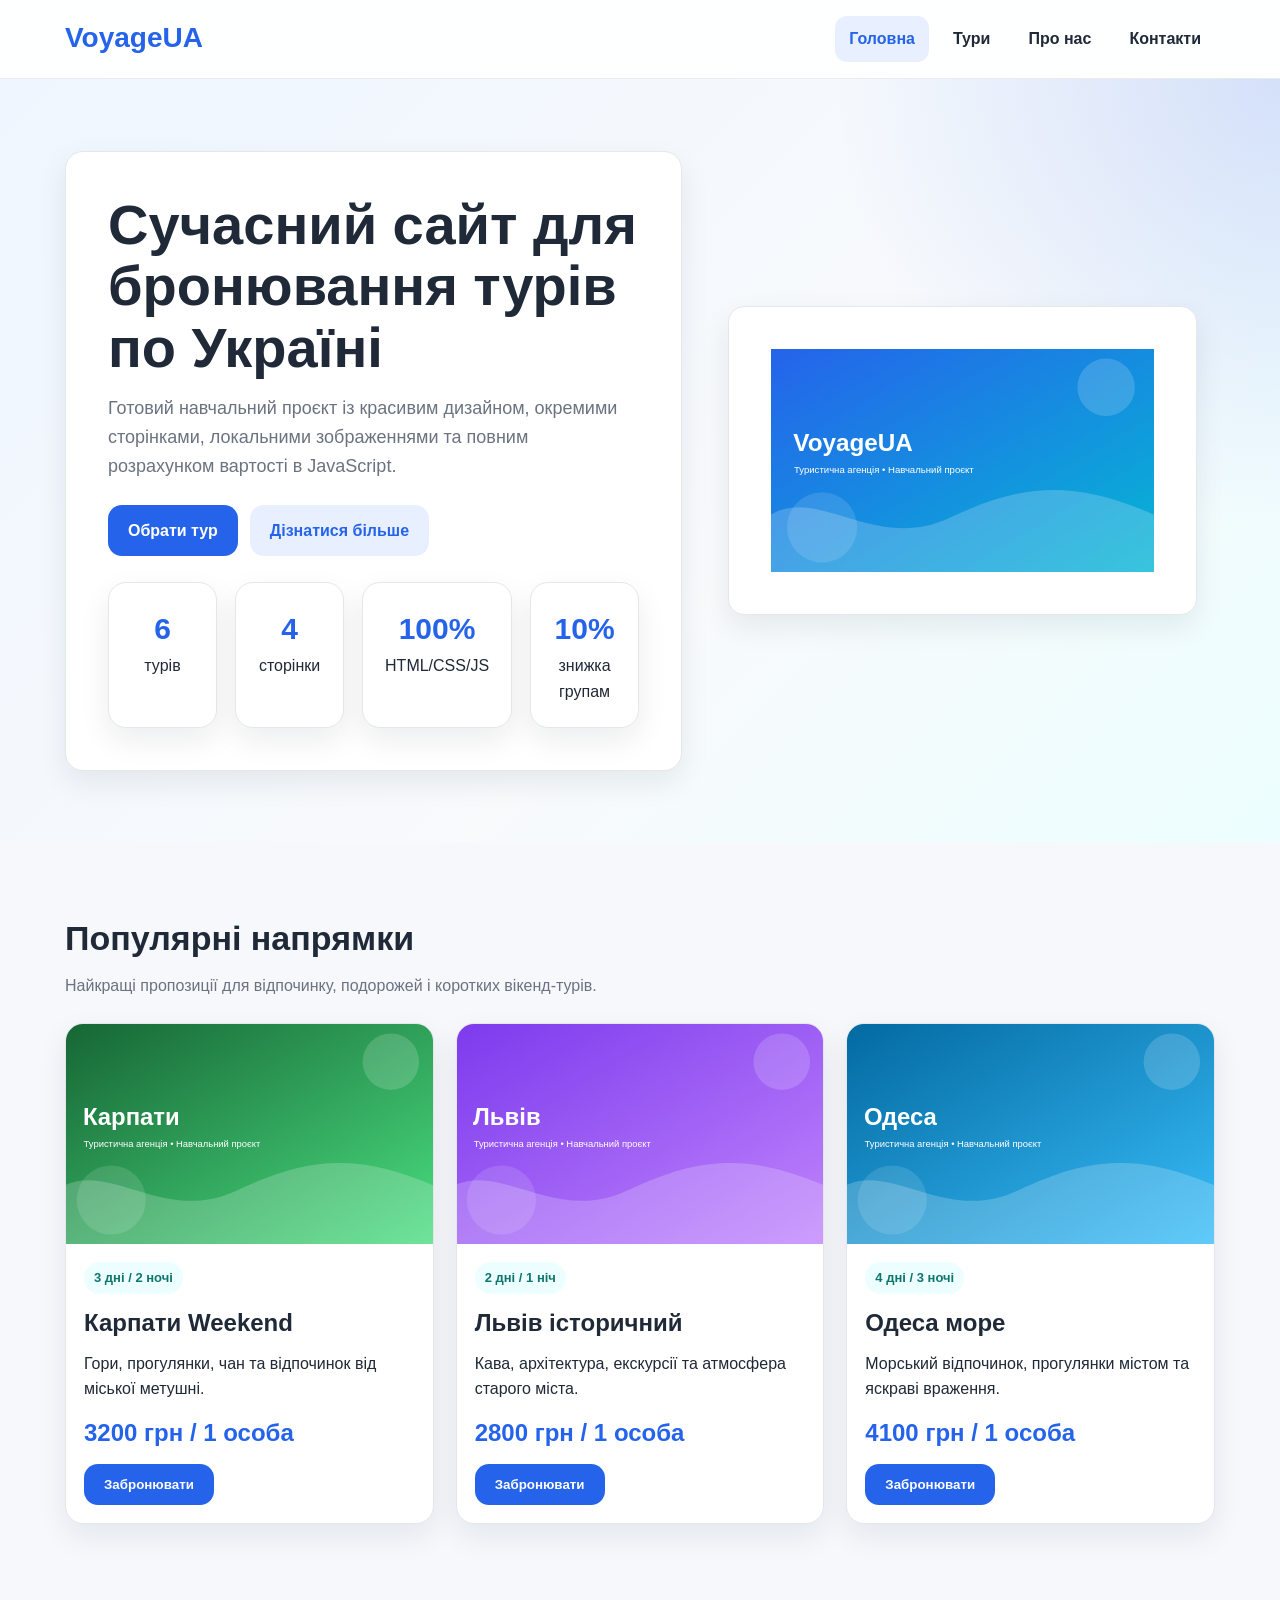
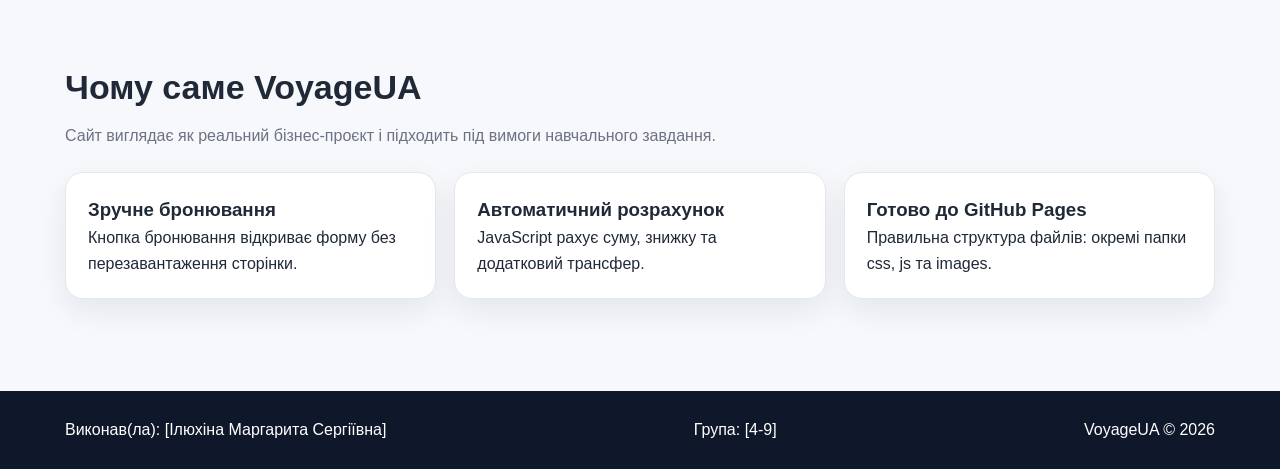
<file: index.html>
<!DOCTYPE html>
<html lang="uk">
<head>
<meta charset="UTF-8">
<meta name="viewport" content="width=device-width, initial-scale=1.0">
<title>VoyageUA — Бронювання турів</title>
<!-- Сайт розроблено студентом [Ілюхіна Маргарита Сергіївна], група [4-9] -->
<link rel="stylesheet" href="css/style.css">
</head>
<body>
<header><div class="container header-wrap"><div class="logo">VoyageUA</div><nav><a href="index.html">Головна</a><a href="tours.html">Тури</a><a href="about.html">Про нас</a><a href="contacts.html">Контакти</a></nav></div></header>
<section class="hero">
  <div class="container hero-grid">
    <div class="hero-card">
      <h1>Сучасний сайт для бронювання турів по Україні</h1>
      <p>Готовий навчальний проєкт із красивим дизайном, окремими сторінками, локальними зображеннями та повним розрахунком вартості в JavaScript.</p>
      <div class="hero-actions">
        <a class="btn" href="tours.html">Обрати тур</a>
        <a class="btn secondary" href="about.html">Дізнатися більше</a>
      </div>
      <div class="stats">
        <div class="stat"><strong>6</strong>турів</div>
        <div class="stat"><strong>4</strong>сторінки</div>
        <div class="stat"><strong>100%</strong>HTML/CSS/JS</div>
        <div class="stat"><strong>10%</strong>знижка групам</div>
      </div>
    </div>
    <div class="hero-visual">
      <img class="hero-card" src="images/hero.svg" alt="Туристична агенція">
    </div>
  </div>
</section>
<section>
  <div class="container">
    <div class="section-head">
      <h2>Популярні напрямки</h2>
      <p>Найкращі пропозиції для відпочинку, подорожей і коротких вікенд-турів.</p>
    </div>
    <div class="tours-grid">
      <div class="tour-card"><img src="images/karpaty.svg" alt="Карпати"><div class="tour-body"><span class="badge">3 дні / 2 ночі</span><h3>Карпати Weekend</h3><p>Гори, прогулянки, чан та відпочинок від міської метушні.</p><div class="price">3200 грн / 1 особа</div><button class="btn" onclick="location.href='tours.html'">Забронювати</button></div></div>
      <div class="tour-card"><img src="images/lviv.svg" alt="Львів"><div class="tour-body"><span class="badge">2 дні / 1 ніч</span><h3>Львів історичний</h3><p>Кава, архітектура, екскурсії та атмосфера старого міста.</p><div class="price">2800 грн / 1 особа</div><button class="btn" onclick="location.href='tours.html'">Забронювати</button></div></div>
      <div class="tour-card"><img src="images/odesa.svg" alt="Одеса"><div class="tour-body"><span class="badge">4 дні / 3 ночі</span><h3>Одеса море</h3><p>Морський відпочинок, прогулянки містом та яскраві враження.</p><div class="price">4100 грн / 1 особа</div><button class="btn" onclick="location.href='tours.html'">Забронювати</button></div></div>
    </div>
  </div>
</section>
<section>
  <div class="container">
    <div class="section-head">
      <h2>Чому саме VoyageUA</h2>
      <p>Сайт виглядає як реальний бізнес-проєкт і підходить під вимоги навчального завдання.</p>
    </div>
    <div class="mini-grid">
      <div class="mini-card"><h3>Зручне бронювання</h3><p>Кнопка бронювання відкриває форму без перезавантаження сторінки.</p></div>
      <div class="mini-card"><h3>Автоматичний розрахунок</h3><p>JavaScript рахує суму, знижку та додатковий трансфер.</p></div>
      <div class="mini-card"><h3>Готово до GitHub Pages</h3><p>Правильна структура файлів: окремі папки css, js та images.</p></div>
    </div>
  </div>
</section>
<footer><div class="container footer-wrap"><div>Виконав(ла): [Ілюхіна Маргарита Сергіївна]</div><div>Група: [4-9]</div><div>VoyageUA © 2026</div></div></footer>
<script src="js/script.js"></script>
</body>
</html>
</file>
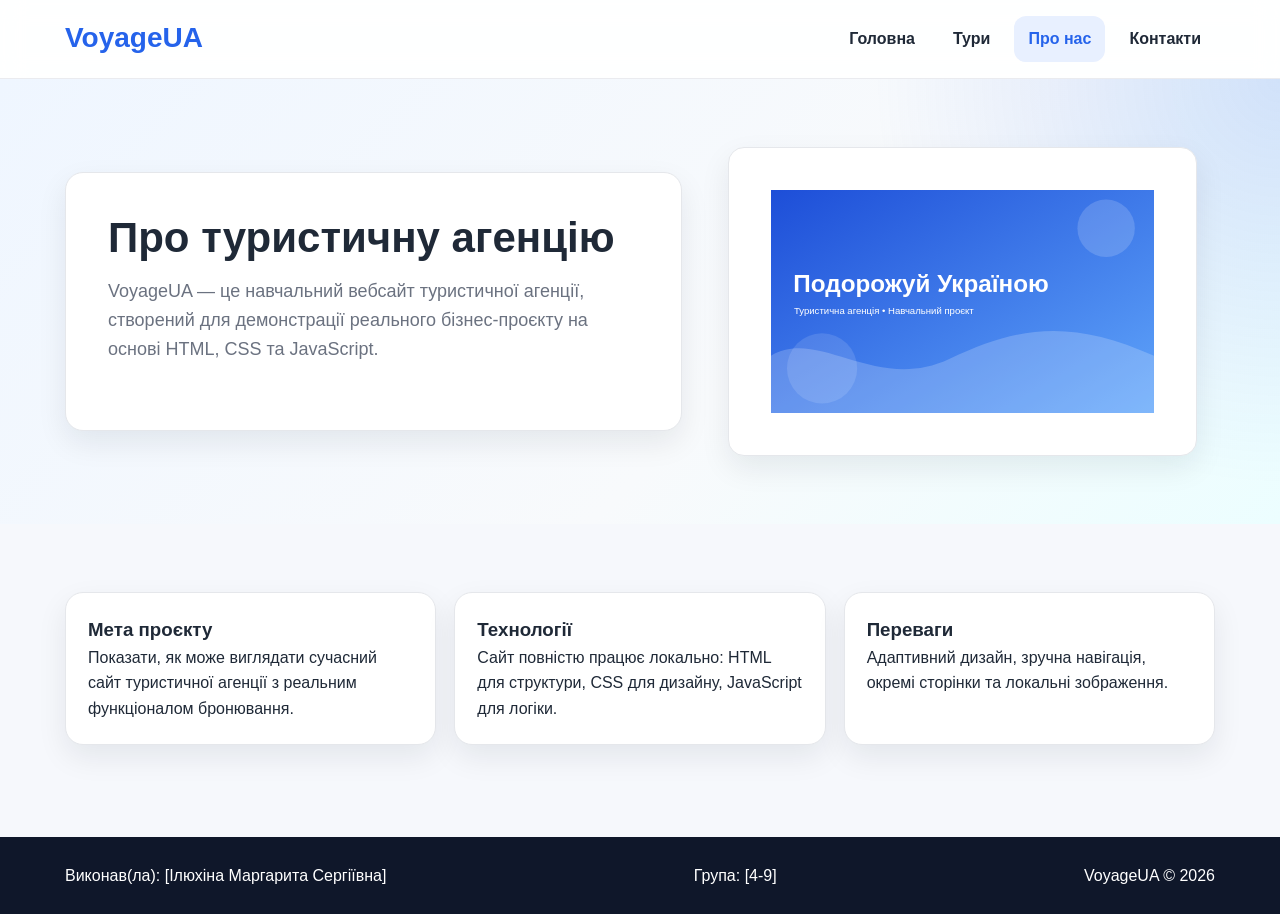
<file: about.html>
<!DOCTYPE html>
<html lang="uk">
<head>
<meta charset="UTF-8">
<meta name="viewport" content="width=device-width, initial-scale=1.0">
<title>VoyageUA — Про нас</title>
<!-- Сайт розроблено студентом [Ілюхіна Маргарита Сергіївна], група [4-9] -->
<link rel="stylesheet" href="css/style.css">
</head>
<body>
<header><div class="container header-wrap"><div class="logo">VoyageUA</div><nav><a href="index.html">Головна</a><a href="tours.html">Тури</a><a href="about.html">Про нас</a><a href="contacts.html">Контакти</a></nav></div></header>
<section class="hero" style="padding:50px 0;">
  <div class="container hero-grid">
    <div class="hero-card">
      <h1 style="font-size:42px;">Про туристичну агенцію</h1>
      <p>VoyageUA — це навчальний вебсайт туристичної агенції, створений для демонстрації реального бізнес-проєкту на основі HTML, CSS та JavaScript.</p>
    </div>
    <div class="hero-visual">
      <img class="hero-card" src="images/about.svg" alt="Про нас">
    </div>
  </div>
</section>
<section>
  <div class="container">
    <div class="mini-grid">
      <div class="mini-card"><h3>Мета проєкту</h3><p>Показати, як може виглядати сучасний сайт туристичної агенції з реальним функціоналом бронювання.</p></div>
      <div class="mini-card"><h3>Технології</h3><p>Сайт повністю працює локально: HTML для структури, CSS для дизайну, JavaScript для логіки.</p></div>
      <div class="mini-card"><h3>Переваги</h3><p>Адаптивний дизайн, зручна навігація, окремі сторінки та локальні зображення.</p></div>
    </div>
  </div>
</section>
<footer><div class="container footer-wrap"><div>Виконав(ла): [Ілюхіна Маргарита Сергіївна]</div><div>Група: [4-9]</div><div>VoyageUA © 2026</div></div></footer>
<script src="js/script.js"></script>
</body>
</html>
</file>
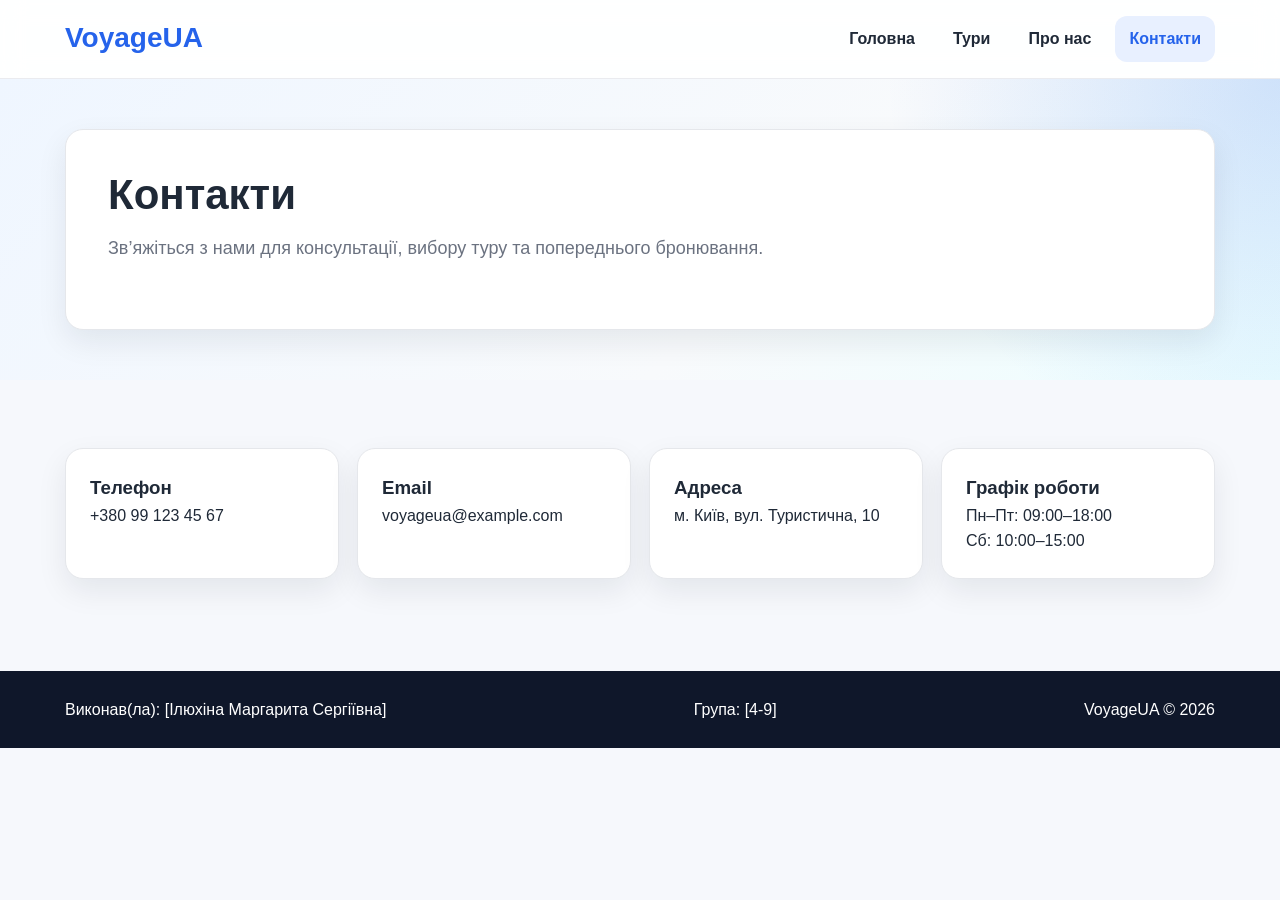
<file: contacts.html>
<!DOCTYPE html>
<html lang="uk">
<head>
<meta charset="UTF-8">
<meta name="viewport" content="width=device-width, initial-scale=1.0">
<title>VoyageUA — Контакти</title>
<!-- Сайт розроблено студентом [Ілюхіна Маргарита Сергіївна], група [4-9] -->
<link rel="stylesheet" href="css/style.css">
</head>
<body>
<header><div class="container header-wrap"><div class="logo">VoyageUA</div><nav><a href="index.html">Головна</a><a href="tours.html">Тури</a><a href="about.html">Про нас</a><a href="contacts.html">Контакти</a></nav></div></header>
<section class="hero" style="padding:50px 0;">
  <div class="container">
    <div class="hero-card">
      <h1 style="font-size:42px;">Контакти</h1>
      <p>Зв’яжіться з нами для консультації, вибору туру та попереднього бронювання.</p>
    </div>
  </div>
</section>
<section>
  <div class="container">
    <div class="contact-grid">
      <div class="contact-card"><h3>Телефон</h3><p>+380 99 123 45 67</p></div>
      <div class="contact-card"><h3>Email</h3><p>voyageua@example.com</p></div>
      <div class="contact-card"><h3>Адреса</h3><p>м. Київ, вул. Туристична, 10</p></div>
      <div class="contact-card"><h3>Графік роботи</h3><p>Пн–Пт: 09:00–18:00<br>Сб: 10:00–15:00</p></div>
    </div>
  </div>
</section>
<footer><div class="container footer-wrap"><div>Виконав(ла): [Ілюхіна Маргарита Сергіївна]</div><div>Група: [4-9]</div><div>VoyageUA © 2026</div></div></footer>
<script src="js/script.js"></script>
</body>
</html>
</file>
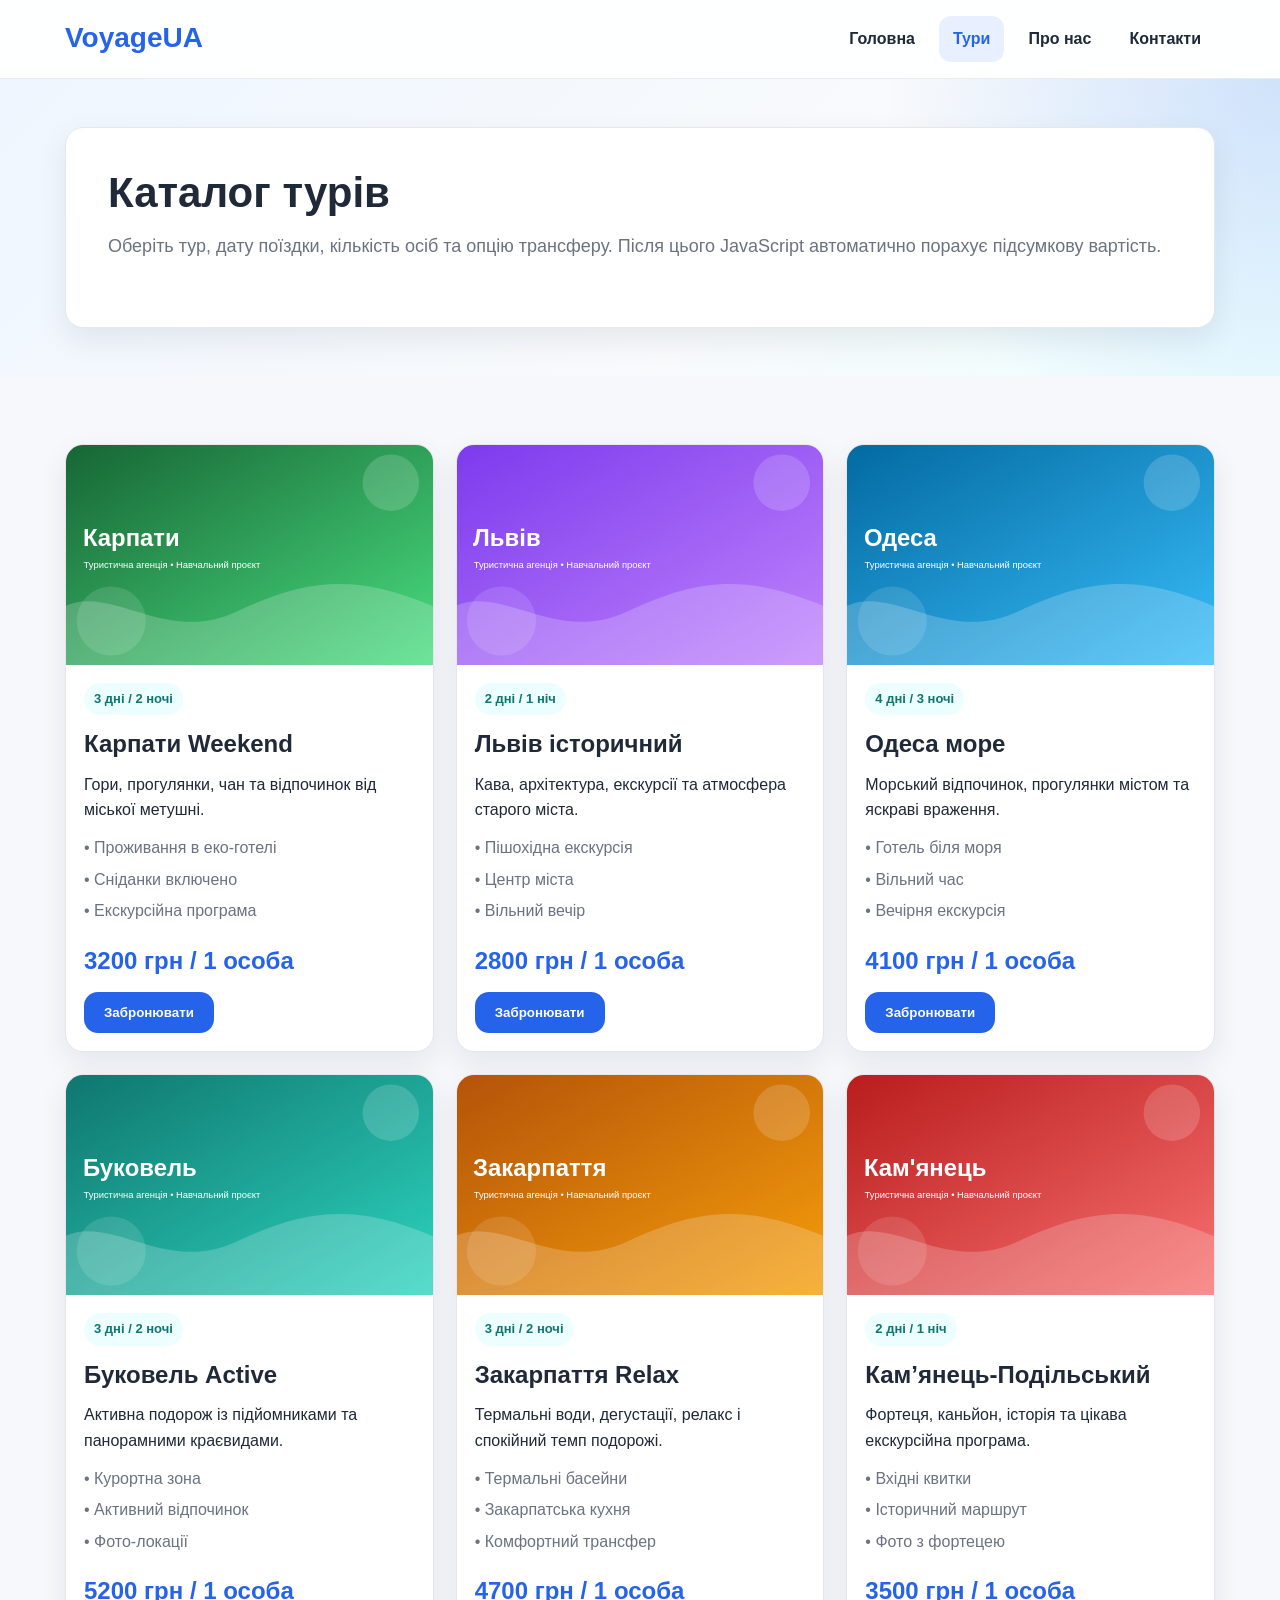
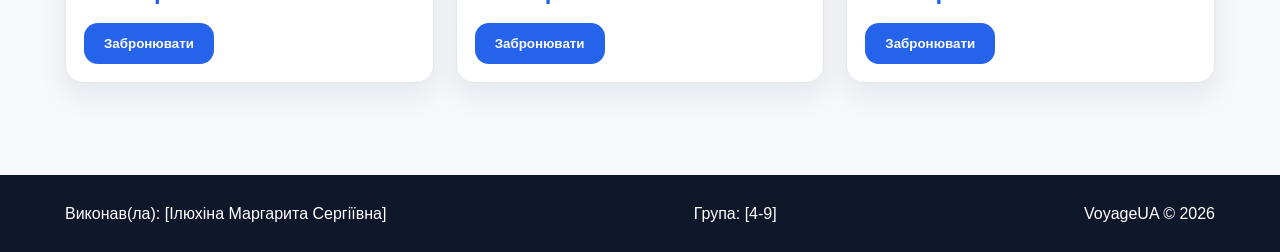
<file: tours.html>
<!DOCTYPE html>
<html lang="uk">
<head>
<meta charset="UTF-8">
<meta name="viewport" content="width=device-width, initial-scale=1.0">
<title>VoyageUA — Тури</title>
<!-- Сайт розроблено студентом [Ілюхіна Маргарита Сергіївна], група [4-9] -->
<link rel="stylesheet" href="css/style.css">
</head>
<body>
<header><div class="container header-wrap"><div class="logo">VoyageUA</div><nav><a href="index.html">Головна</a><a href="tours.html">Тури</a><a href="about.html">Про нас</a><a href="contacts.html">Контакти</a></nav></div></header>
<section class="hero" style="padding:48px 0;">
  <div class="container">
    <div class="hero-card">
      <h1 style="font-size:42px;">Каталог турів</h1>
      <p>Оберіть тур, дату поїздки, кількість осіб та опцію трансферу. Після цього JavaScript автоматично порахує підсумкову вартість.</p>
    </div>
  </div>
</section>
<section>
  <div class="container">
    <div class="tours-grid">
      
<div class="tour-card"><img src="images/karpaty.svg" alt="Карпати"><div class="tour-body"><span class="badge">3 дні / 2 ночі</span><h3>Карпати Weekend</h3><p>Гори, прогулянки, чан та відпочинок від міської метушні.</p><ul class="features"><li>• Проживання в еко-готелі</li><li>• Сніданки включено</li><li>• Екскурсійна програма</li></ul><div class="price">3200 грн / 1 особа</div><button class="btn" onclick="openBooking('Карпати Weekend', 3200)">Забронювати</button></div></div>
<div class="tour-card"><img src="images/lviv.svg" alt="Львів"><div class="tour-body"><span class="badge">2 дні / 1 ніч</span><h3>Львів історичний</h3><p>Кава, архітектура, екскурсії та атмосфера старого міста.</p><ul class="features"><li>• Пішохідна екскурсія</li><li>• Центр міста</li><li>• Вільний вечір</li></ul><div class="price">2800 грн / 1 особа</div><button class="btn" onclick="openBooking('Львів історичний', 2800)">Забронювати</button></div></div>
<div class="tour-card"><img src="images/odesa.svg" alt="Одеса"><div class="tour-body"><span class="badge">4 дні / 3 ночі</span><h3>Одеса море</h3><p>Морський відпочинок, прогулянки містом та яскраві враження.</p><ul class="features"><li>• Готель біля моря</li><li>• Вільний час</li><li>• Вечірня екскурсія</li></ul><div class="price">4100 грн / 1 особа</div><button class="btn" onclick="openBooking('Одеса море', 4100)">Забронювати</button></div></div>
<div class="tour-card"><img src="images/bukovel.svg" alt="Буковель"><div class="tour-body"><span class="badge">3 дні / 2 ночі</span><h3>Буковель Active</h3><p>Активна подорож із підйомниками та панорамними краєвидами.</p><ul class="features"><li>• Курортна зона</li><li>• Активний відпочинок</li><li>• Фото-локації</li></ul><div class="price">5200 грн / 1 особа</div><button class="btn" onclick="openBooking('Буковель Active', 5200)">Забронювати</button></div></div>
<div class="tour-card"><img src="images/zakarpattya.svg" alt="Закарпаття"><div class="tour-body"><span class="badge">3 дні / 2 ночі</span><h3>Закарпаття Relax</h3><p>Термальні води, дегустації, релакс і спокійний темп подорожі.</p><ul class="features"><li>• Термальні басейни</li><li>• Закарпатська кухня</li><li>• Комфортний трансфер</li></ul><div class="price">4700 грн / 1 особа</div><button class="btn" onclick="openBooking('Закарпаття Relax', 4700)">Забронювати</button></div></div>
<div class="tour-card"><img src="images/kamianets.svg" alt="Кам’янець"><div class="tour-body"><span class="badge">2 дні / 1 ніч</span><h3>Кам’янець-Подільський</h3><p>Фортеця, каньйон, історія та цікава екскурсійна програма.</p><ul class="features"><li>• Вхідні квитки</li><li>• Історичний маршрут</li><li>• Фото з фортецею</li></ul><div class="price">3500 грн / 1 особа</div><button class="btn" onclick="openBooking('Кам’янець-Подільський', 3500)">Забронювати</button></div></div>

    </div>
    <div class="panel booking-panel" id="bookingPanel">
      <div class="section-head">
        <h2>Форма бронювання</h2>
        <p>Заповніть дані нижче для розрахунку вартості.</p>
      </div>
      <div class="form-grid">
        <div><label for="tourName">Обраний тур</label><input id="tourName" type="text" readonly></div>
        <div><label for="tourPrice">Ціна за 1 особу</label><input id="tourPrice" type="number" readonly></div>
        <div><label for="tourDate">Дата поїздки</label><input id="tourDate" type="date"></div>
        <div><label for="tourPeople">Кількість осіб</label><input id="tourPeople" type="number" min="1" value="1"></div>
        <div><label for="tourTransfer">Додатковий трансфер</label><select id="tourTransfer"><option>Ні</option><option>Так</option></select></div>
      </div>
      <div style="margin-top:16px;"><button class="btn" onclick="calculateTotal()">Розрахувати вартість</button></div>
      <div class="result" id="bookingResult"></div>
      <p class="note">Для груп від 4 осіб автоматично застосовується знижка 10%.</p>
    </div>
  </div>
</section>
<footer><div class="container footer-wrap"><div>Виконав(ла): [Ілюхіна Маргарита Сергіївна]</div><div>Група: [4-9]</div><div>VoyageUA © 2026</div></div></footer>
<script src="js/script.js"></script>
</body>
</html>
</file>
<file: css/style.css>
/* Сайт розроблено студентом [Ваше ПІБ], група [Ваша група] */
:root{
  --bg:#f6f8fc;--text:#1f2937;--muted:#6b7280;--primary:#2563eb;--primary-dark:#1d4ed8;
  --accent:#0f766e;--white:#ffffff;--border:#e5e7eb;--shadow:0 12px 30px rgba(15,23,42,.08);--radius:18px;
}
*{box-sizing:border-box;margin:0;padding:0} html{scroll-behavior:smooth}
body{font-family:Arial,Helvetica,sans-serif;background:var(--bg);color:var(--text);line-height:1.6}
img{display:block;max-width:100%} a{text-decoration:none;color:inherit}
.container{width:min(1150px,92%);margin:0 auto}
header{position:sticky;top:0;z-index:50;background:rgba(255,255,255,.9);backdrop-filter:blur(12px);border-bottom:1px solid rgba(229,231,235,.8)}
.header-wrap{display:flex;align-items:center;justify-content:space-between;gap:20px;padding:16px 0}
.logo{font-size:28px;font-weight:700;color:var(--primary)}
nav{display:flex;gap:10px;flex-wrap:wrap}
nav a{padding:10px 14px;border-radius:12px;font-weight:700;transition:.2s}
nav a:hover,nav a.active{background:#e8f0ff;color:var(--primary)}
.hero{padding:72px 0;background:radial-gradient(circle at top right, rgba(37,99,235,.17), transparent 30%),linear-gradient(135deg,#eff6ff,#f8fafc 60%,#ecfeff)}
.hero-grid{display:grid;grid-template-columns:1.1fr .9fr;gap:28px;align-items:center}
.hero-card,.panel,.stat,.contact-card,.tour-card,.mini-card{background:var(--white);border:1px solid var(--border);border-radius:var(--radius);box-shadow:var(--shadow)}
.hero-card{padding:42px} .hero h1{font-size:clamp(34px,5vw,56px);line-height:1.1;margin-bottom:16px}
.hero p{font-size:18px;color:var(--muted);margin-bottom:24px}
.hero-actions{display:flex;gap:12px;flex-wrap:wrap}
.btn{display:inline-block;padding:13px 20px;border-radius:14px;background:var(--primary);color:#fff;font-weight:700;border:none;cursor:pointer;transition:.2s}
.btn:hover{background:var(--primary-dark);transform:translateY(-1px)}
.btn.secondary{background:#e8f0ff;color:var(--primary)} .btn.secondary:hover{background:#dbeafe}
.hero-visual{padding:18px} .hero-visual img{border-radius:16px}
section{padding:68px 0}
.section-head{margin-bottom:24px} .section-head h2{font-size:34px;margin-bottom:8px} .section-head p{color:var(--muted)}
.stats{display:grid;grid-template-columns:repeat(4,1fr);gap:18px;margin-top:26px}
.stat{text-align:center;padding:22px} .stat strong{display:block;font-size:30px;color:var(--primary)}
.tours-grid{display:grid;grid-template-columns:repeat(auto-fit,minmax(280px,1fr));gap:22px}
.tour-card{overflow:hidden} .tour-card img{height:220px;width:100%;object-fit:cover}
.tour-body{padding:18px}
.badge{display:inline-block;background:#ecfeff;color:var(--accent);padding:6px 10px;border-radius:999px;font-size:13px;font-weight:700;margin-bottom:10px}
.tour-body h3{margin-bottom:8px;font-size:24px}
.price{font-size:24px;color:var(--primary);font-weight:700;margin:12px 0}
.features{list-style:none;margin:12px 0 18px;color:var(--muted)} .features li{margin-bottom:6px}
.panel{padding:26px} .booking-panel{display:none;margin-top:30px}
.form-grid{display:grid;grid-template-columns:repeat(auto-fit,minmax(220px,1fr));gap:16px}
label{display:block;font-weight:700;margin-bottom:7px}
input,select{width:100%;padding:12px 14px;border:1px solid #d1d5db;border-radius:12px;font:inherit;background:#fff}
.result{margin-top:18px;padding:16px;border-radius:14px;background:#f0fdf4;border:1px solid #bbf7d0}
.mini-grid{display:grid;grid-template-columns:repeat(3,1fr);gap:18px}
.mini-card{padding:22px}
.contact-grid{display:grid;grid-template-columns:repeat(4,1fr);gap:18px}
.contact-card{padding:24px}
footer{padding:26px 0;background:#0f172a;color:#fff;margin-top:24px}
.footer-wrap{display:flex;justify-content:space-between;gap:18px;flex-wrap:wrap}
.note{color:var(--muted);font-size:14px;margin-top:10px}
@media (max-width:950px){.hero-grid,.mini-grid,.contact-grid,.stats{grid-template-columns:1fr 1fr}}
@media (max-width:720px){.header-wrap{flex-direction:column;align-items:flex-start}.hero-grid,.mini-grid,.contact-grid,.stats{grid-template-columns:1fr}.hero{padding:40px 0}.hero-card{padding:28px}}
</file>
